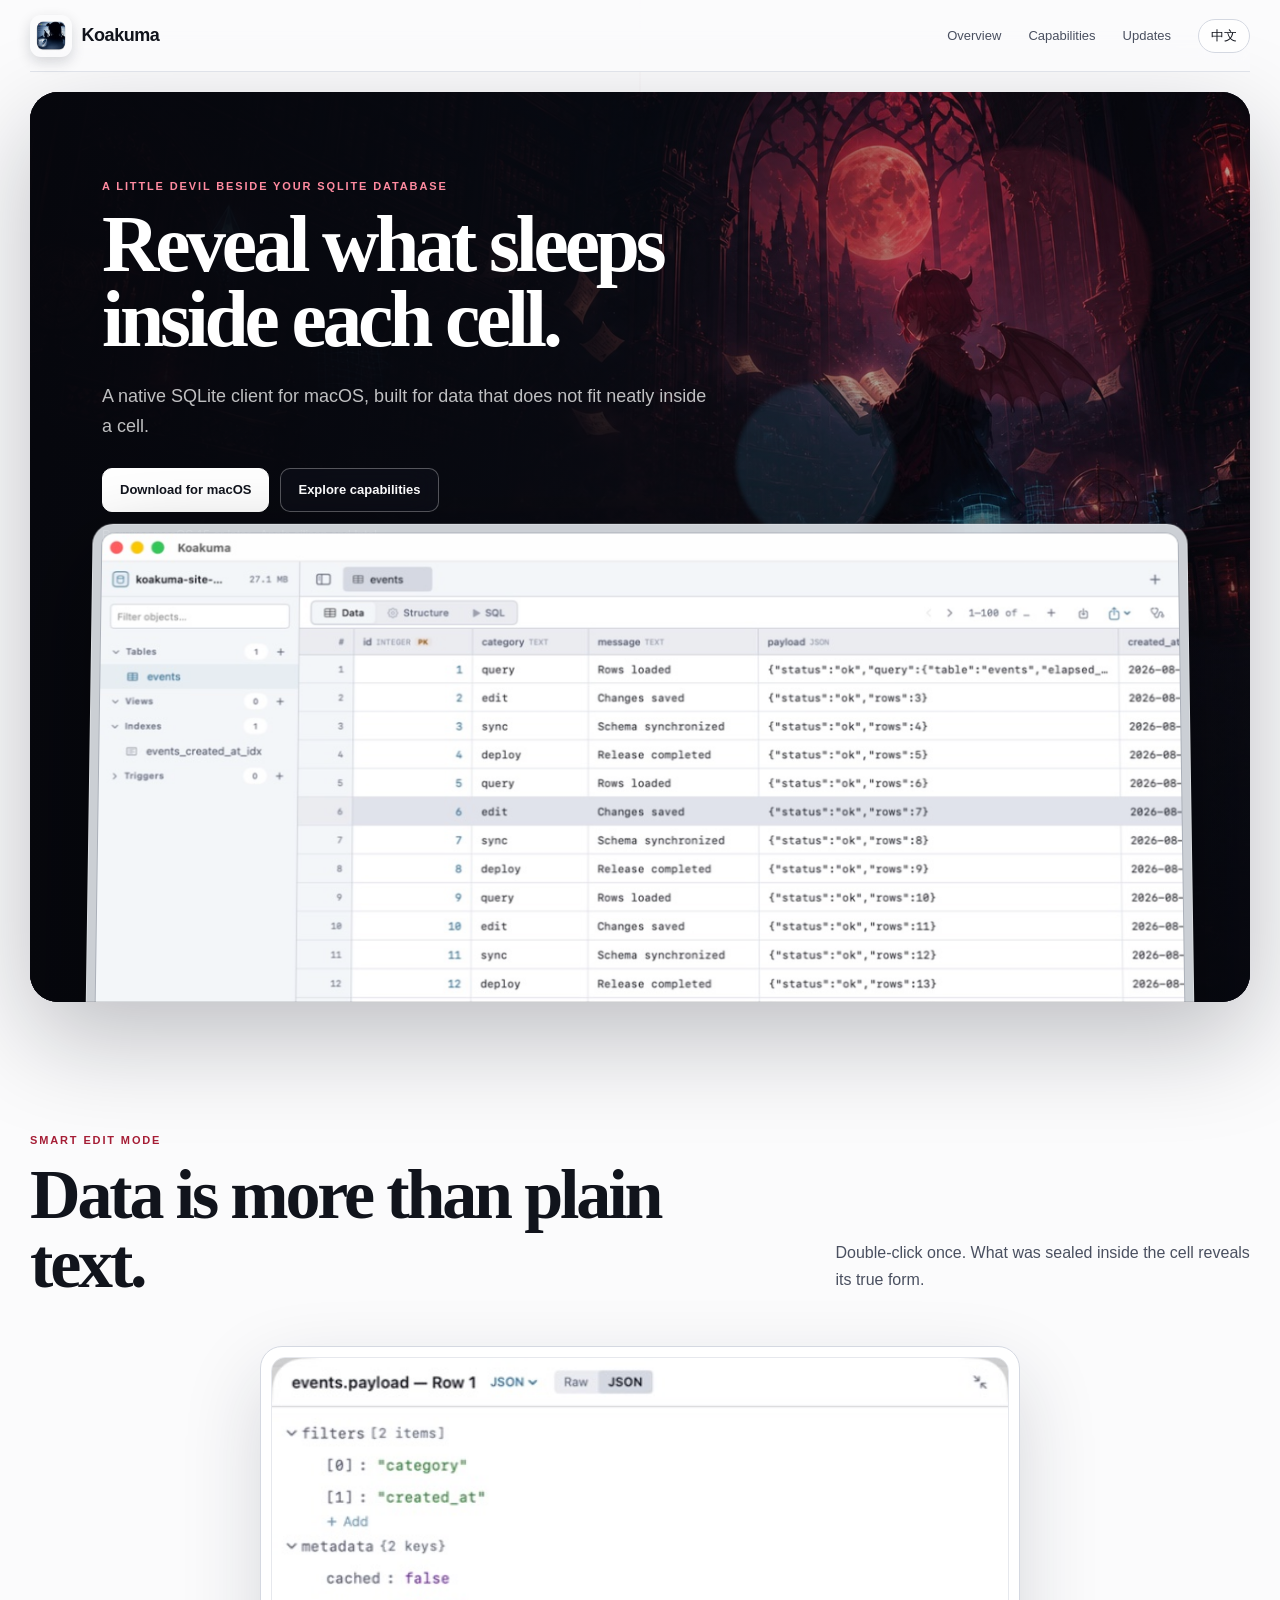
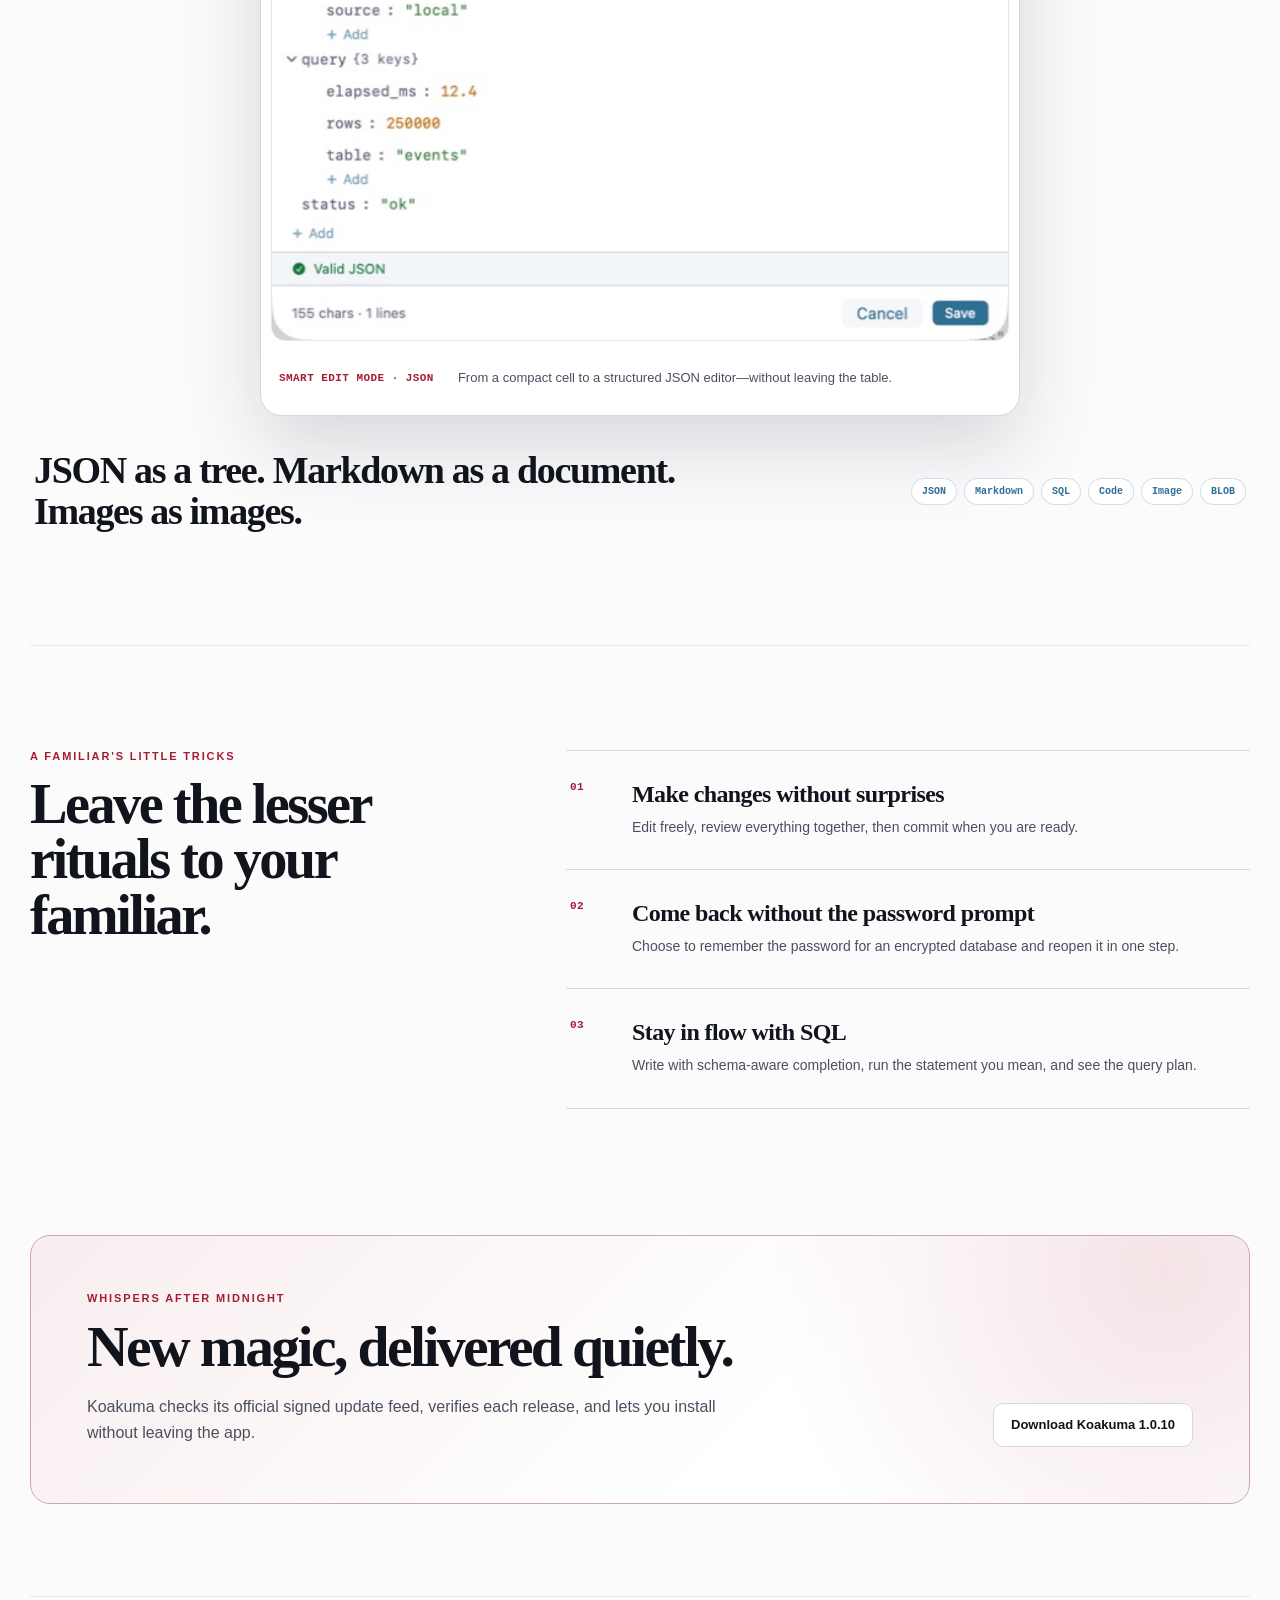
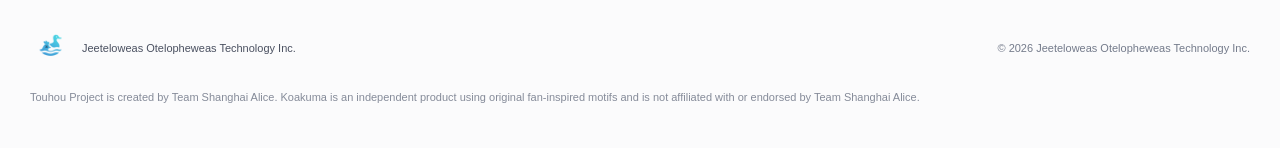
<file: index.html>
<!doctype html>
<html lang="en">
<head>
  <meta charset="utf-8">
  <meta name="viewport" content="width=device-width, initial-scale=1">
  <meta name="description" content="Koakuma is a native SQLite database client for macOS.">
  <meta name="theme-color" content="#090b13">
  <title>Koakuma — A native SQLite client for macOS</title>
  <link rel="icon" type="image/png" href="assets/koakuma-icon.png">
  <link rel="stylesheet" href="styles.css?v=20260827-3">
</head>
<body>
  <header class="site-header">
    <a class="brand" href="#top" aria-label="Koakuma home">
      <img src="assets/koakuma-icon.png" alt="" width="42" height="42">
      <span>Koakuma</span>
    </a>
    <nav aria-label="Primary navigation">
      <a href="#overview" data-i18n="navOverview">Overview</a>
      <a href="#capabilities" data-i18n="navCapabilities">Capabilities</a>
      <a href="#updates" data-i18n="navUpdates">Updates</a>
      <button class="language-button" id="language-button" type="button" aria-label="Switch language">中文</button>
    </nav>
  </header>

  <main id="top">
    <section class="hero" id="overview">
      <div class="hero-atmosphere" aria-hidden="true"><i></i><i></i><i></i></div>
      <div class="hero-copy">
        <p class="eyebrow" data-i18n="eyebrow">A little devil beside your SQLite database</p>
        <h1 data-i18n="headline">Reveal what sleeps<br>inside each cell.</h1>
        <p class="hero-description" data-i18n="heroDescription">A native SQLite client for macOS, built for data that does not fit neatly inside a cell.</p>
        <div class="hero-actions">
          <a class="button primary" href="https://github.com/Jeeteloweas-Otelopheweas-Technology-Inc/Koakuma-Site/releases/download/v1.0.10/Koakuma-1.0.10.dmg" data-download-latest data-i18n="download">Download for macOS</a>
          <a class="button secondary" href="#capabilities" data-i18n="explore">Explore capabilities</a>
        </div>
        <p class="requirements" data-i18n="requirements">Requires macOS 15 or later · Apple silicon and Intel</p>
      </div>
      <figure class="hero-product">
        <img
          src="assets/koakuma-data-grid-default.jpeg"
          alt="Koakuma data table workspace on macOS"
          width="1152"
          height="768"
          fetchpriority="high"
        >
      </figure>
    </section>

    <section class="smart-edit-section" id="capabilities">
      <div class="smart-edit-lead reveal">
        <p class="eyebrow">Smart Edit Mode</p>
        <h2 data-i18n="featureHeadline">Data is more than plain text.</h2>
        <p data-i18n="featureIntro">Double-click once. What was sealed inside the cell reveals its true form.</p>
      </div>

      <figure class="smart-edit-product-shot reveal">
        <img src="assets/koakuma-json-viewer.jpeg" alt="Koakuma Smart Edit Mode displaying JSON as an editable tree" width="600" height="474" loading="lazy">
        <figcaption>
          <span class="chapter">SMART EDIT MODE · JSON</span>
          <p data-i18n="demoCaption">From a compact cell to a structured JSON editor—without leaving the table.</p>
        </figcaption>
      </figure>

      <div class="format-statement reveal">
        <p data-i18n="smartEditTitle">JSON as a tree. Markdown as a document. Images as images.</p>
        <ul class="format-strip" aria-label="Supported content views">
          <li>JSON</li><li>Markdown</li><li>SQL</li><li>Code</li><li>Image</li><li>BLOB</li>
        </ul>
      </div>
    </section>

    <section class="quiet-features reveal" aria-labelledby="quiet-features-title">
      <div class="quiet-feature-intro">
        <p class="eyebrow" data-i18n="quietKicker">A familiar's little tricks</p>
        <h2 id="quiet-features-title" data-i18n="quietTitle">Leave the lesser rituals to your familiar.</h2>
      </div>
      <div class="quiet-feature-list">
        <article>
          <span class="chapter">01</span>
          <div><h3 data-i18n="reviewTitle">Make changes without surprises</h3><p data-i18n="reviewBody">Edit freely, review everything together, then commit when you are ready.</p></div>
        </article>
        <article>
          <span class="chapter">02</span>
          <div><h3 data-i18n="passwordTitle">Come back without the password prompt</h3><p data-i18n="passwordBody">Choose to remember the password for an encrypted database and reopen it in one step.</p></div>
        </article>
        <article>
          <span class="chapter">03</span>
          <div><h3 data-i18n="sqlIntelligenceTitle">Stay in flow with SQL</h3><p data-i18n="sqlIntelligenceBody">Write with schema-aware completion, run the statement you mean, and see the query plan.</p></div>
        </article>
      </div>
    </section>

    <section class="update-section" id="updates">
      <div>
        <p class="eyebrow" data-i18n="libraryWhispers">Whispers from the library</p>
        <h2 data-i18n="updatesTitle">Signed updates, delivered quietly.</h2>
        <p data-i18n="updatesBody">Koakuma checks its official signed update feed, verifies each release, and lets you install without leaving the app.</p>
      </div>
      <a class="button secondary" href="https://github.com/Jeeteloweas-Otelopheweas-Technology-Inc/Koakuma-Site/releases/download/v1.0.10/Koakuma-1.0.10.dmg" data-download-latest data-i18n="downloadLatest">Download Koakuma 1.0.10</a>
    </section>
  </main>

  <footer>
    <div class="company">
      <img src="assets/company-logo.png" alt="" width="42" height="42">
      <span>Jeeteloweas Otelopheweas Technology Inc.</span>
    </div>
    <p>© <span id="year">2026</span> Jeeteloweas Otelopheweas Technology Inc.</p>
    <p class="fan-notice" data-i18n="fanNotice">Touhou Project is created by Team Shanghai Alice. Koakuma is an independent product using original fan-inspired motifs and is not affiliated with or endorsed by Team Shanghai Alice.</p>
  </footer>

  <script src="site.js?v=20260828-1"></script>
</body>
</html>
</file>
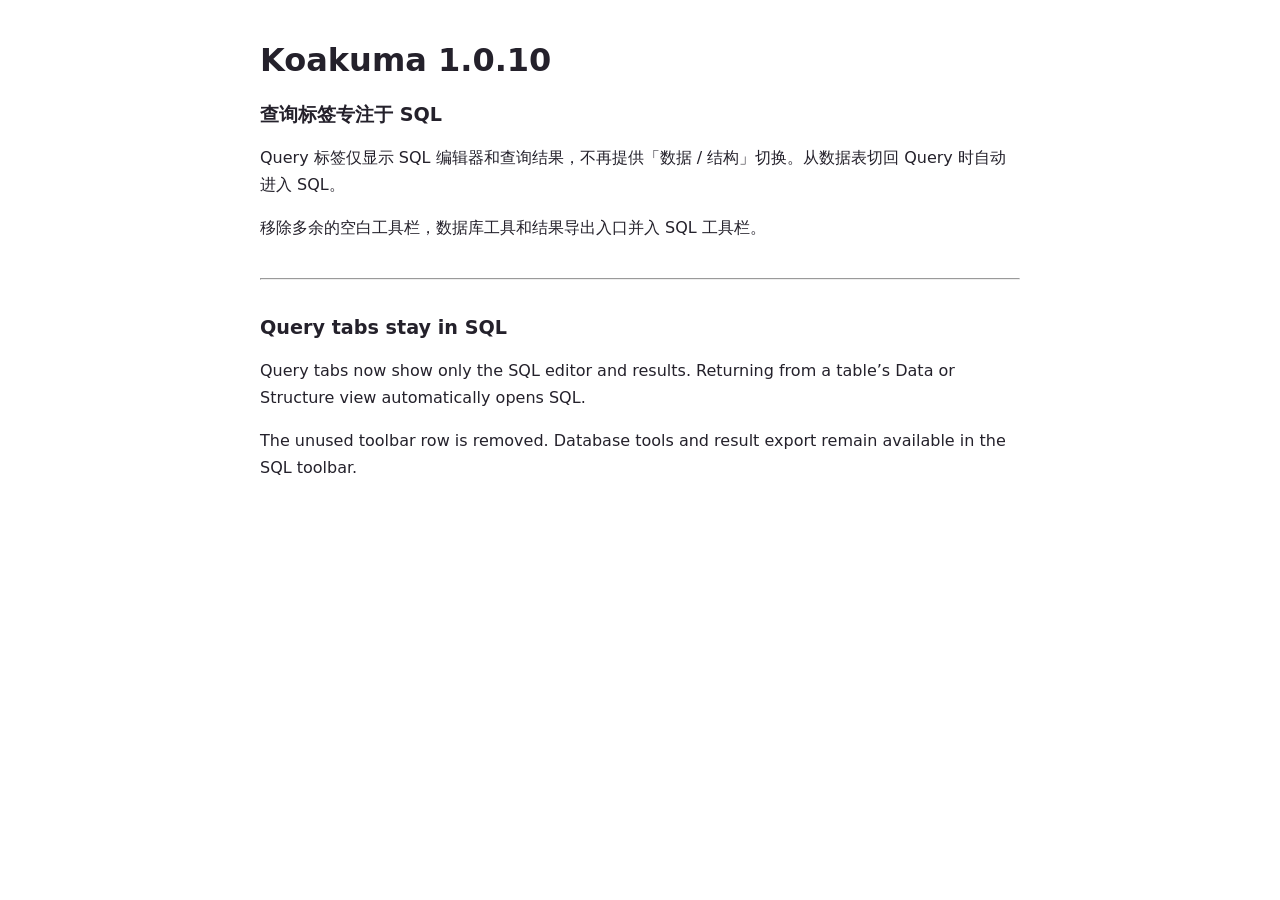
<file: updates/Koakuma-1.0.10.html>
<!doctype html>
<html lang="zh-Hans"><meta charset="utf-8"><title>Koakuma 1.0.10</title><meta name="viewport" content="width=device-width,initial-scale=1"><style>body{font:16px/1.7 system-ui;max-width:760px;margin:40px auto;padding:0 24px;color:#24212b}h1,h2{line-height:1.3}h2{font-size:1.2em}hr{margin:36px 0}</style><body>
<h1>Koakuma 1.0.10</h1>
<h2>查询标签专注于 SQL</h2>
<p>Query 标签仅显示 SQL 编辑器和查询结果，不再提供「数据 / 结构」切换。从数据表切回 Query 时自动进入 SQL。</p>
<p>移除多余的空白工具栏，数据库工具和结果导出入口并入 SQL 工具栏。</p>
<hr><section lang="en"><h2>Query tabs stay in SQL</h2>
<p>Query tabs now show only the SQL editor and results. Returning from a table’s Data or Structure view automatically opens SQL.</p>
<p>The unused toolbar row is removed. Database tools and result export remain available in the SQL toolbar.</p></section>
</body></html>
</file>
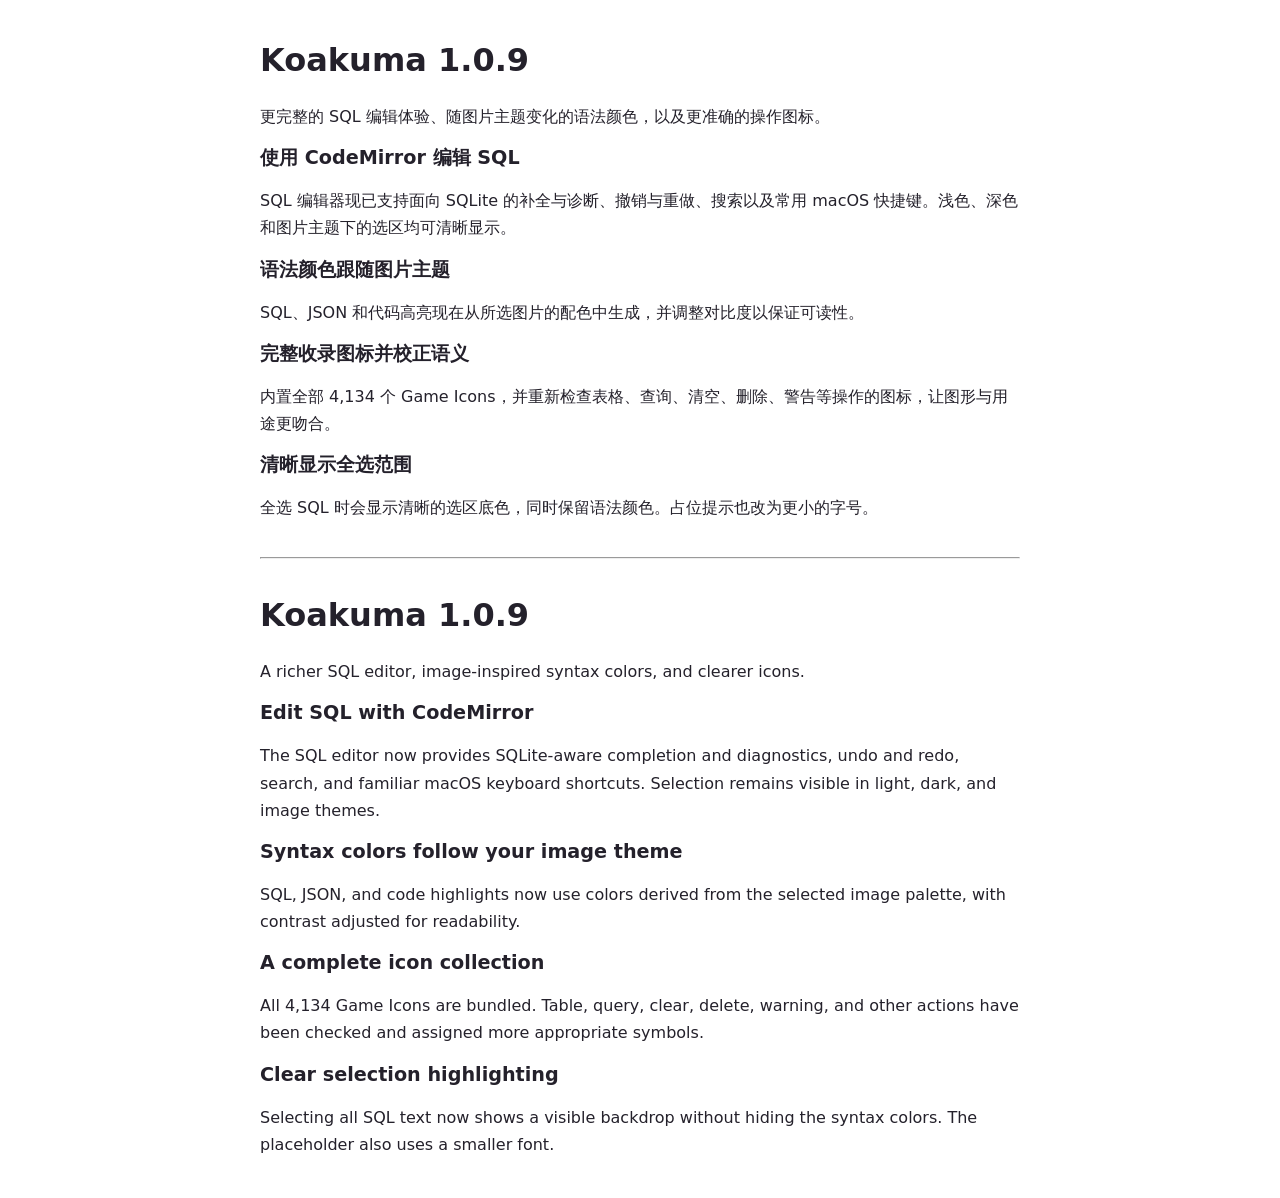
<file: updates/Koakuma-1.0.9.html>
<!doctype html>
<html lang="zh-Hans"><meta charset="utf-8"><title>Koakuma 1.0.9</title><meta name="viewport" content="width=device-width,initial-scale=1"><style>body{font:16px/1.7 system-ui;max-width:760px;margin:40px auto;padding:0 24px;color:#24212b}h1,h2{line-height:1.3}h2{font-size:1.2em}hr{margin:36px 0}</style><body>
<h1>Koakuma 1.0.9</h1>
<p>更完整的 SQL 编辑体验、随图片主题变化的语法颜色，以及更准确的操作图标。</p>
<h2>使用 CodeMirror 编辑 SQL</h2>
<p>SQL 编辑器现已支持面向 SQLite 的补全与诊断、撤销与重做、搜索以及常用 macOS 快捷键。浅色、深色和图片主题下的选区均可清晰显示。</p>
<h2>语法颜色跟随图片主题</h2>
<p>SQL、JSON 和代码高亮现在从所选图片的配色中生成，并调整对比度以保证可读性。</p>
<h2>完整收录图标并校正语义</h2>
<p>内置全部 4,134 个 Game Icons，并重新检查表格、查询、清空、删除、警告等操作的图标，让图形与用途更吻合。</p>
<h2>清晰显示全选范围</h2>
<p>全选 SQL 时会显示清晰的选区底色，同时保留语法颜色。占位提示也改为更小的字号。</p>
<hr>
<h1>Koakuma 1.0.9</h1>
<p>A richer SQL editor, image-inspired syntax colors, and clearer icons.</p>
<h2>Edit SQL with CodeMirror</h2>
<p>The SQL editor now provides SQLite-aware completion and diagnostics, undo and redo, search, and familiar macOS keyboard shortcuts. Selection remains visible in light, dark, and image themes.</p>
<h2>Syntax colors follow your image theme</h2>
<p>SQL, JSON, and code highlights now use colors derived from the selected image palette, with contrast adjusted for readability.</p>
<h2>A complete icon collection</h2>
<p>All 4,134 Game Icons are bundled. Table, query, clear, delete, warning, and other actions have been checked and assigned more appropriate symbols.</p>
<h2>Clear selection highlighting</h2>
<p>Selecting all SQL text now shows a visible backdrop without hiding the syntax colors. The placeholder also uses a smaller font.</p>
</body></html>
</file>
<file: styles.css>
:root {
  color-scheme: light;
  --canvas: #fbfbfc;
  --surface: #f2f4f7;
  --surface-raised: #ffffff;
  --line: #d4d8e1;
  --line-subtle: #e6e8ed;
  --text: #11141c;
  --text-secondary: #4a5060;
  --text-muted: #747b8b;
  --scarlet: #a51d35;
  --scarlet-dark: #6f1023;
  --scarlet-soft: #f8edef;
  --blue: #2f6f94;
  font-family: ui-sans-serif, -apple-system, BlinkMacSystemFont, "SF Pro Display", "Segoe UI", sans-serif;
}

* { box-sizing: border-box; }
html { scroll-behavior: smooth; }
body { margin: 0; color: var(--text); background: var(--canvas); }
body::before { content: ""; position: fixed; inset: 0; z-index: -2; pointer-events: none; background: linear-gradient(90deg, transparent 49.9%, rgba(112, 18, 37, .025) 50%, transparent 50.1%); }
a { color: inherit; text-decoration: none; }
button { font: inherit; }

.site-header { position: sticky; top: 0; z-index: 20; display: flex; align-items: center; justify-content: space-between; width: min(1220px, calc(100% - 40px)); height: 72px; margin: 0 auto; background: rgba(251, 251, 252, .84); border-bottom: 1px solid rgba(212, 216, 225, .72); backdrop-filter: blur(22px) saturate(1.2); }
.brand { display: flex; align-items: center; gap: 10px; font-size: 18px; font-weight: 720; letter-spacing: -.025em; }
.brand img { display: block; width: 42px; height: 42px; border-radius: 11px; box-shadow: 0 5px 14px rgba(13, 19, 33, .16); }
nav { display: flex; align-items: center; gap: 27px; color: var(--text-secondary); font-size: 13px; }
nav a { padding: 8px 0; border-bottom: 1px solid transparent; }
nav a:hover { color: var(--scarlet-dark); border-bottom-color: var(--scarlet); }
.language-button { color: var(--text); background: rgba(255, 255, 255, .75); border: 1px solid var(--line); border-radius: 999px; padding: 7px 12px; cursor: pointer; }

main { width: min(1220px, calc(100% - 40px)); margin: 0 auto; }
.hero { position: relative; isolation: isolate; overflow: hidden; min-height: 910px; margin-top: 20px; padding: 88px 72px 0; color: #fff; border-radius: 28px; background: #080a12; box-shadow: 0 36px 100px rgba(12, 17, 29, .25); }
.hero::before { content: ""; position: absolute; inset: 0; z-index: -3; background: url("assets/koakuma-library-background.jpg") 62% 45% / cover no-repeat; transform: scale(1.025); }
.hero::after { content: ""; position: absolute; inset: 0; z-index: -2; background: linear-gradient(90deg, rgba(6, 7, 13, .97) 0%, rgba(7, 9, 16, .88) 38%, rgba(7, 9, 16, .3) 72%), linear-gradient(0deg, rgba(6, 8, 15, .9) 0%, transparent 52%); }
.hero-atmosphere { position: absolute; inset: 0; z-index: -1; overflow: hidden; pointer-events: none; }
.hero-atmosphere i { position: absolute; display: block; border-radius: 50%; filter: blur(2px); animation: drift 14s ease-in-out infinite alternate; }
.hero-atmosphere i:nth-child(1) { width: 260px; height: 260px; right: 8%; top: 6%; background: rgba(212, 49, 79, .13); }
.hero-atmosphere i:nth-child(2) { width: 160px; height: 160px; right: 29%; top: 32%; background: rgba(73, 169, 214, .13); animation-delay: -5s; }
.hero-atmosphere i:nth-child(3) { width: 80px; height: 80px; right: 18%; top: 46%; background: rgba(255, 255, 255, .08); animation-delay: -9s; }
@keyframes drift { from { transform: translate3d(-10px, -6px, 0) scale(.96); opacity: .7; } to { transform: translate3d(16px, 12px, 0) scale(1.08); opacity: 1; } }

.hero-copy { position: relative; z-index: 2; width: min(650px, 64%); }
.eyebrow { margin: 0 0 15px; color: var(--scarlet); font-size: 11px; font-weight: 780; letter-spacing: .17em; text-transform: uppercase; }
.hero .eyebrow { color: #ff8ba0; }
h1 { max-width: 780px; margin: 0; white-space: pre-line; font-family: ui-serif, Georgia, "Times New Roman", serif; font-size: clamp(54px, 6.2vw, 82px); font-weight: 620; line-height: .94; letter-spacing: -.052em; }
html[lang="zh-Hans"] h1 { font-size: clamp(50px, 5.7vw, 74px); line-height: 1.02; }
.hero-description { max-width: 610px; margin: 26px 0; color: rgba(255, 255, 255, .74); font-size: 18px; line-height: 1.65; }
.hero-actions { display: flex; flex-wrap: wrap; gap: 11px; }
.button { display: inline-flex; align-items: center; justify-content: center; min-height: 44px; padding: 0 17px; border: 1px solid var(--line); border-radius: 10px; font-size: 13px; font-weight: 650; transition: transform .18s, border-color .18s, box-shadow .18s, background .18s; }
.button:hover { transform: translateY(-2px); border-color: #9ca4b4; box-shadow: 0 9px 24px rgba(19, 22, 32, .12); }
.button.primary { color: #11141d; background: #fff; border-color: #fff; }
.hero .button.secondary { color: #fff; background: rgba(15, 18, 29, .54); border-color: rgba(255, 255, 255, .3); backdrop-filter: blur(14px); }
.button.secondary { background: var(--surface-raised); }
.button:disabled { color: var(--text-muted); background: var(--surface); cursor: default; opacity: 1; }
.button:disabled:hover { transform: none; border-color: var(--line); box-shadow: none; }
.requirements { margin-top: 16px; color: rgba(255, 255, 255, .53); font-size: 12px; }

.hero-product { position: absolute; z-index: 2; left: 52px; right: 52px; bottom: -258px; margin: 0; padding: 8px; border: 1px solid rgba(255, 255, 255, .25); border-radius: 21px; background: rgba(238, 242, 247, .85); box-shadow: 0 35px 90px rgba(0, 0, 0, .42); backdrop-filter: blur(20px); transform: perspective(1200px) rotateX(1.8deg); transform-origin: bottom center; }
.hero-product img { display: block; width: 100%; height: auto; border: 1px solid rgba(61, 70, 89, .22); border-radius: 13px; }

.smart-edit-section { padding: 132px 0 112px; }
.smart-edit-lead { display: grid; grid-template-columns: minmax(0, 1.15fr) minmax(280px, .65fr); column-gap: 72px; align-items: end; margin-bottom: 48px; }
.smart-edit-lead .eyebrow { grid-column: 1 / -1; }
h2 { margin: 0; font-family: ui-serif, Georgia, "Times New Roman", serif; font-size: clamp(42px, 5.5vw, 70px); font-weight: 620; line-height: .98; letter-spacing: -.045em; }
.smart-edit-lead > p:last-child { margin: 0 0 5px; color: var(--text-secondary); font-size: 16px; line-height: 1.7; }

.smart-edit-product-shot { width: min(760px, 100%); margin: 0 auto; padding: 10px; border: 1px solid var(--line); border-radius: 22px; background: var(--surface-raised); box-shadow: 0 30px 80px rgba(25, 32, 48, .16); }
.smart-edit-product-shot img { display: block; width: 100%; height: auto; border: 1px solid var(--line-subtle); border-radius: 14px; }
.smart-edit-product-shot figcaption { display: grid; grid-template-columns: auto minmax(0, 1fr); align-items: center; gap: 24px; min-height: 64px; padding: 12px 8px 2px; }
.chapter { color: var(--scarlet); font: 700 11px ui-monospace, SFMono-Regular, Menlo, monospace; letter-spacing: .04em; }
.smart-edit-product-shot figcaption p { margin: 0; color: var(--text-secondary); font-size: 13px; }

.format-statement { display: flex; align-items: center; justify-content: space-between; gap: 40px; padding: 34px 4px 0; }
.format-statement > p { max-width: 660px; margin: 0; font-family: ui-serif, Georgia, "Times New Roman", serif; font-size: clamp(24px, 3vw, 38px); font-weight: 620; line-height: 1.1; letter-spacing: -.035em; }
.format-strip { display: flex; flex-wrap: wrap; justify-content: flex-end; gap: 7px; margin: 0; padding: 0; list-style: none; }
.format-strip li { padding: 7px 10px; color: var(--blue); border: 1px solid rgba(47, 111, 148, .21); border-radius: 999px; background: #fff; font: 700 10px ui-monospace, SFMono-Regular, Menlo, monospace; }

.quiet-features { display: grid; grid-template-columns: minmax(300px, .8fr) minmax(0, 1.2fr); gap: 80px; padding: 104px 0; border-top: 1px solid var(--line-subtle); }
.quiet-feature-intro { position: sticky; top: 112px; align-self: start; }
.quiet-feature-intro h2 { max-width: 470px; font-size: clamp(38px, 4.4vw, 58px); }
.quiet-feature-list { border-top: 1px solid var(--line); }
.quiet-feature-list article { display: grid; grid-template-columns: 42px 1fr; gap: 20px; padding: 30px 4px; border-bottom: 1px solid var(--line); }
.quiet-feature-list h3 { margin: 0 0 8px; font-family: ui-serif, Georgia, "Times New Roman", serif; font-size: 24px; font-weight: 620; letter-spacing: -.025em; }
.quiet-feature-list p { max-width: 600px; margin: 0; color: var(--text-secondary); font-size: 14px; line-height: 1.65; }

.update-section { position: relative; display: grid; grid-template-columns: 1fr auto; align-items: end; gap: 42px; overflow: hidden; margin: 22px 0 92px; padding: 56px; border: 1px solid #c9a9ae; border-radius: 20px; background: radial-gradient(circle at 93% 13%, rgba(165, 29, 53, .12), transparent 34%), linear-gradient(135deg, var(--scarlet-soft), #fff 62%); }
.update-section > div { max-width: 720px; }
.update-section h2 { font-size: clamp(38px, 4.5vw, 58px); }
.update-section p:last-child { max-width: 650px; margin: 19px 0 0; color: var(--text-secondary); line-height: 1.65; }

footer { display: grid; grid-template-columns: 1fr auto; align-items: center; gap: 20px 40px; width: min(1220px, calc(100% - 40px)); margin: 0 auto; padding: 30px 0 42px; color: var(--text-muted); border-top: 1px solid var(--line-subtle); font-size: 11px; }
.company { display: flex; align-items: center; gap: 10px; color: var(--text-secondary); }
.company img { border-radius: 9px; }
.fan-notice { grid-column: 1 / -1; max-width: 900px; margin: 0; color: #858b99; line-height: 1.55; }

.reveal { opacity: 0; transform: translateY(18px); transition: opacity .65s ease, transform .65s cubic-bezier(.2,.8,.2,1); }
.reveal.is-visible { opacity: 1; transform: translateY(0); }

@media (max-width: 900px) {
  .hero { min-height: 820px; padding: 72px 46px 0; }
  .hero-copy { width: 76%; }
  .hero-product { left: 28px; right: 28px; bottom: -180px; }
  .smart-edit-lead { grid-template-columns: 1fr; row-gap: 20px; }
  .format-statement { align-items: flex-start; flex-direction: column; }
  .format-strip { justify-content: flex-start; }
  .quiet-features { grid-template-columns: 1fr; gap: 42px; }
  .quiet-feature-intro { position: static; }
}

@media (max-width: 640px) {
  .site-header, main, footer { width: min(100% - 28px, 1220px); }
  nav { gap: 13px; }
  nav a { display: none; }
  .hero { min-height: 700px; padding: 58px 24px 0; border-radius: 21px; }
  .hero::after { background: linear-gradient(90deg, rgba(5, 7, 13, .96), rgba(7, 9, 16, .7)), linear-gradient(0deg, rgba(6, 8, 15, .8), transparent 45%); }
  .hero-copy { width: 100%; }
  h1 { font-size: 52px; }
  html[lang="zh-Hans"] h1 { font-size: 47px; }
  .hero-description { font-size: 16px; }
  .hero-product { left: 14px; right: 14px; bottom: -70px; padding: 4px; border-radius: 13px; transform: none; }
  .hero-product img { border-radius: 8px; }
  .smart-edit-section { padding: 86px 0 76px; }
  .smart-edit-lead { margin-bottom: 30px; }
  .smart-edit-product-shot { padding: 6px; border-radius: 16px; }
  .smart-edit-product-shot figcaption { grid-template-columns: 1fr; gap: 7px; padding: 14px 10px 8px; }
  .format-statement { padding-top: 26px; }
  .quiet-features { padding: 76px 0; }
  .quiet-feature-list article { grid-template-columns: 34px 1fr; padding: 25px 2px; }
  .update-section { grid-template-columns: 1fr; padding: 38px 25px; }
  footer { grid-template-columns: 1fr; }
  .fan-notice { grid-column: 1; }
}

@media (prefers-reduced-motion: reduce) {
  html { scroll-behavior: auto; }
  .button, .reveal { transition: none; }
  .hero-atmosphere i { animation: none; }
  .reveal { opacity: 1; transform: none; }
}
</file>
